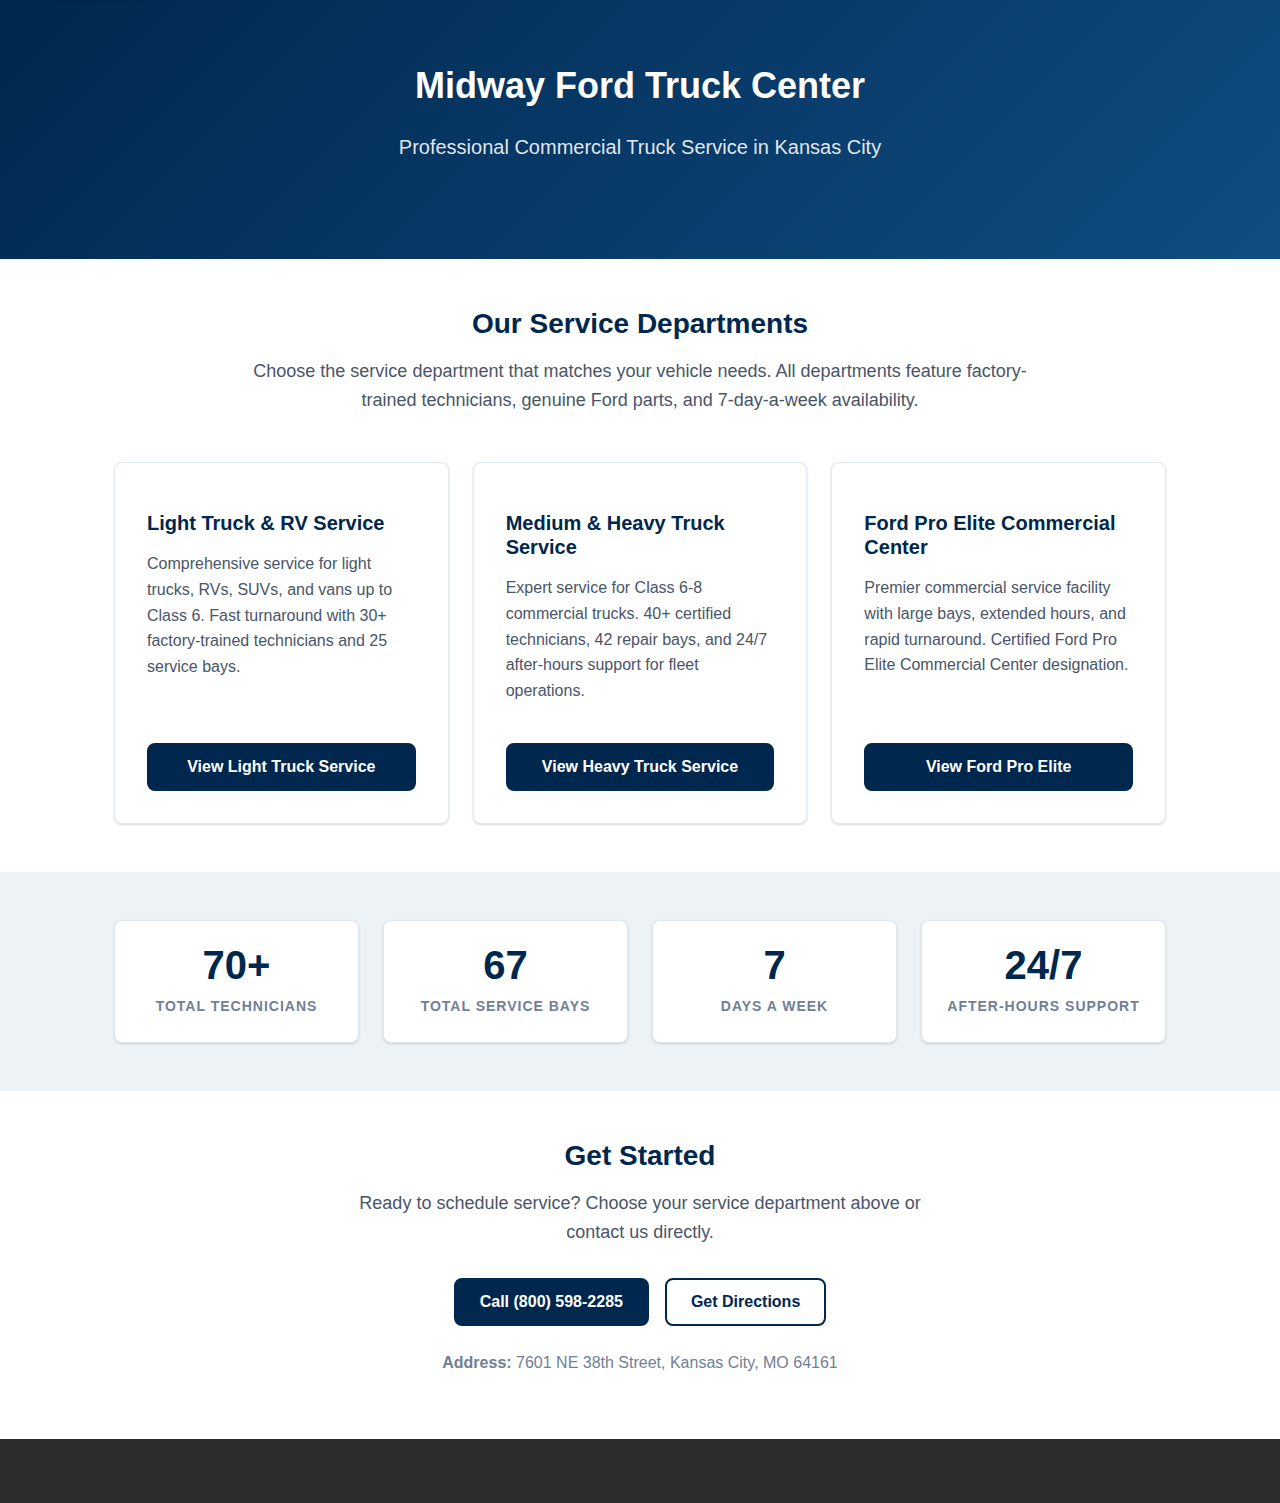
<file: index.html>
<!DOCTYPE html>
<html lang="en">
<head>
  <meta charset="UTF-8">
  <meta name="viewport" content="width=device-width, initial-scale=1.0">
  <title>Midway Ford Truck Center - Service Pages</title>
  <meta name="description" content="Professional truck service in Kansas City. Light truck, heavy truck, and Ford Pro Elite commercial service.">
  <link rel="stylesheet" href="assets/css/main.css">
</head>
<body>
  <a href="#main-content" class="skip-link">Skip to main content</a>
  <!-- Header - Insert from templates/header.html -->
  <!-- TODO: Replace this section with the actual header markup from midwayfordtruck.com -->
  <header id="site-header" class="site-header">
    <!-- Header content will be inserted here -->
    <!-- Copy the complete header markup from the live site homepage -->
  </header>

  <main id="main-content">
    <!-- Hero Section -->
    <section class="hero">
      <div class="page-container">
        <h1>Midway Ford Truck Center</h1>
        <p class="hero-subtitle">Professional Commercial Truck Service in Kansas City</p>
      </div>
    </section>

    <!-- Service Pages Navigation -->
    <section class="section section-light">
      <div class="page-container">
        <div class="text-center mb-xl">
          <h2>Our Service Departments</h2>
          <p class="section-intro" style="max-width: 800px; margin: 0 auto;">Choose the service department that matches your vehicle needs. All departments feature factory-trained technicians, genuine Ford parts, and 7-day-a-week availability.</p>
        </div>
        <div class="card-grid">
          <div class="card">
            <h3>Light Truck & RV Service</h3>
            <p>Comprehensive service for light trucks, RVs, SUVs, and vans up to Class 6. Fast turnaround with 30+ factory-trained technicians and 25 service bays.</p>
            <div style="margin-top: auto; padding-top: var(--spacing-md);">
              <a href="light-truck-service.html" class="btn btn-primary" style="width: 100%;">View Light Truck Service</a>
            </div>
          </div>
          <div class="card">
            <h3>Medium & Heavy Truck Service</h3>
            <p>Expert service for Class 6-8 commercial trucks. 40+ certified technicians, 42 repair bays, and 24/7 after-hours support for fleet operations.</p>
            <div style="margin-top: auto; padding-top: var(--spacing-md);">
              <a href="heavy-truck-service.html" class="btn btn-primary" style="width: 100%;">View Heavy Truck Service</a>
            </div>
          </div>
          <div class="card">
            <h3>Ford Pro Elite Commercial Center</h3>
            <p>Premier commercial service facility with large bays, extended hours, and rapid turnaround. Certified Ford Pro Elite Commercial Center designation.</p>
            <div style="margin-top: auto; padding-top: var(--spacing-md);">
              <a href="ford-pro-elite-commercial-center.html" class="btn btn-primary" style="width: 100%;">View Ford Pro Elite</a>
            </div>
          </div>
        </div>
      </div>
    </section>

    <!-- Quick Info -->
    <section class="section section-alt">
      <div class="page-container">
        <div class="stat-grid">
          <div class="stat-item">
            <span class="stat-number">70+</span>
            <span class="stat-label">Total Technicians</span>
          </div>
          <div class="stat-item">
            <span class="stat-number">67</span>
            <span class="stat-label">Total Service Bays</span>
          </div>
          <div class="stat-item">
            <span class="stat-number">7</span>
            <span class="stat-label">Days a Week</span>
          </div>
          <div class="stat-item">
            <span class="stat-number">24/7</span>
            <span class="stat-label">After-Hours Support</span>
          </div>
        </div>
      </div>
    </section>

    <!-- Contact -->
    <section class="section section-light">
      <div class="page-container text-center">
        <h2>Get Started</h2>
        <p class="section-intro" style="max-width: 600px; margin: 0 auto var(--spacing-lg);">Ready to schedule service? Choose your service department above or contact us directly.</p>
        <div class="btn-group">
          <a href="tel:+18005982285" class="btn btn-primary">Call (800) 598-2285</a>
          <a href="https://www.google.com/maps/search/?api=1&query=7601+NE+38th+Street+Kansas+City+MO+64161" target="_blank" rel="noopener" class="btn btn-secondary">Get Directions</a>
        </div>
        <p class="mt-md text-muted">
          <strong>Address:</strong> 7601 NE 38th Street, Kansas City, MO 64161
        </p>
      </div>
    </section>
  </main>

  <!-- Footer - Insert from templates/footer.html -->
  <!-- TODO: Replace this section with the actual footer markup from midwayfordtruck.com -->
  <footer id="site-footer" class="site-footer">
    <!-- Footer content will be inserted here -->
    <!-- Copy the complete footer markup from the live site homepage -->
  </footer>

  <script src="assets/js/main.js" defer></script>
</body>
</html>
</file>
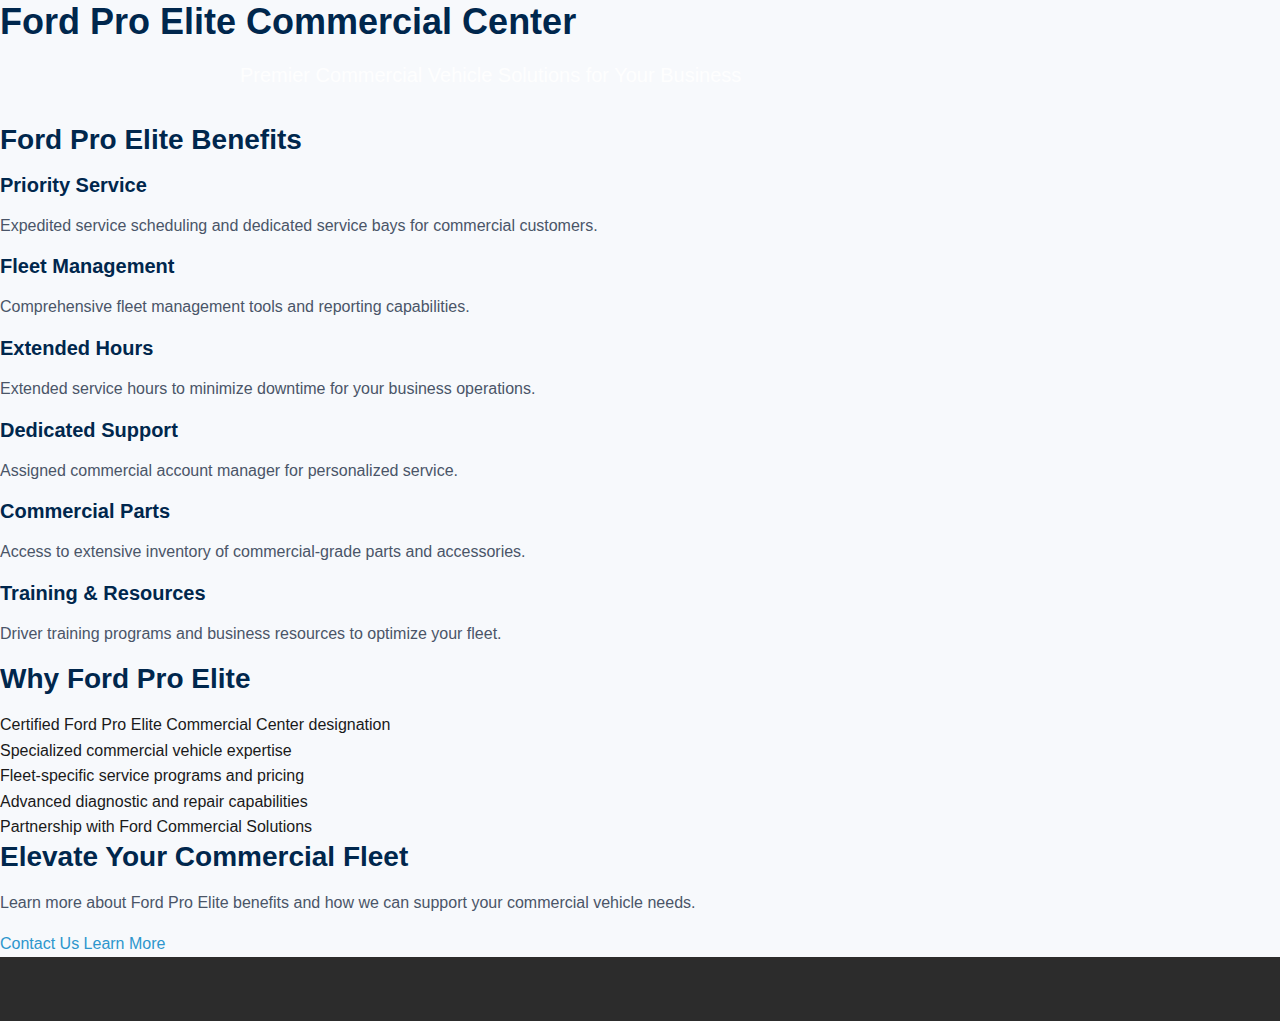
<file: ford-pro-elite-commercial-center.html>
<!DOCTYPE html>
<html lang="en">
<head>
  <meta charset="UTF-8">
  <meta name="viewport" content="width=device-width, initial-scale=1.0">
  <title>Ford Pro Elite Commercial Center | Midway Ford Truck Center</title>
  <meta name="description" content="Ford Pro Elite Commercial Center - Premier commercial vehicle services, fleet solutions, and expert support for your business.">
  <link rel="stylesheet" href="assets/css/main.css">
</head>
<body>
  <!-- Header - Insert from templates/header.html -->
  <!-- TODO: Replace this section with the actual header markup from midwayfordtruck.com -->
  <header id="site-header" class="site-header">
    <!-- Header content will be inserted here -->
    <!-- Copy the complete header markup from the live site homepage -->
  </header>

  <main>
    <!-- Hero Section -->
    <section class="hero-section">
      <div class="container">
        <h1>Ford Pro Elite Commercial Center</h1>
        <p class="hero-subtitle">Premier Commercial Vehicle Solutions for Your Business</p>
      </div>
    </section>

    <!-- Elite Benefits -->
    <section class="services-section">
      <div class="container">
        <h2>Ford Pro Elite Benefits</h2>
        <div class="services-grid">
          <div class="service-card">
            <h3>Priority Service</h3>
            <p>Expedited service scheduling and dedicated service bays for commercial customers.</p>
          </div>
          <div class="service-card">
            <h3>Fleet Management</h3>
            <p>Comprehensive fleet management tools and reporting capabilities.</p>
          </div>
          <div class="service-card">
            <h3>Extended Hours</h3>
            <p>Extended service hours to minimize downtime for your business operations.</p>
          </div>
          <div class="service-card">
            <h3>Dedicated Support</h3>
            <p>Assigned commercial account manager for personalized service.</p>
          </div>
          <div class="service-card">
            <h3>Commercial Parts</h3>
            <p>Access to extensive inventory of commercial-grade parts and accessories.</p>
          </div>
          <div class="service-card">
            <h3>Training & Resources</h3>
            <p>Driver training programs and business resources to optimize your fleet.</p>
          </div>
        </div>
      </div>
    </section>

    <!-- Elite Features -->
    <section class="features-section">
      <div class="container">
        <h2>Why Ford Pro Elite</h2>
        <ul class="features-list">
          <li>Certified Ford Pro Elite Commercial Center designation</li>
          <li>Specialized commercial vehicle expertise</li>
          <li>Fleet-specific service programs and pricing</li>
          <li>Advanced diagnostic and repair capabilities</li>
          <li>Partnership with Ford Commercial Solutions</li>
        </ul>
      </div>
    </section>

    <!-- Call to Action -->
    <section class="cta-section">
      <div class="container">
        <h2>Elevate Your Commercial Fleet</h2>
        <p>Learn more about Ford Pro Elite benefits and how we can support your commercial vehicle needs.</p>
        <a href="tel:+1234567890" class="cta-button">Contact Us</a>
        <a href="/contact" class="cta-button secondary">Learn More</a>
      </div>
    </section>
  </main>

  <!-- Footer - Insert from templates/footer.html -->
  <!-- TODO: Replace this section with the actual footer markup from midwayfordtruck.com -->
  <footer id="site-footer" class="site-footer">
    <!-- Footer content will be inserted here -->
    <!-- Copy the complete footer markup from the live site homepage -->
  </footer>

  <script src="assets/js/main.js" defer></script>
</body>
</html>
</file>
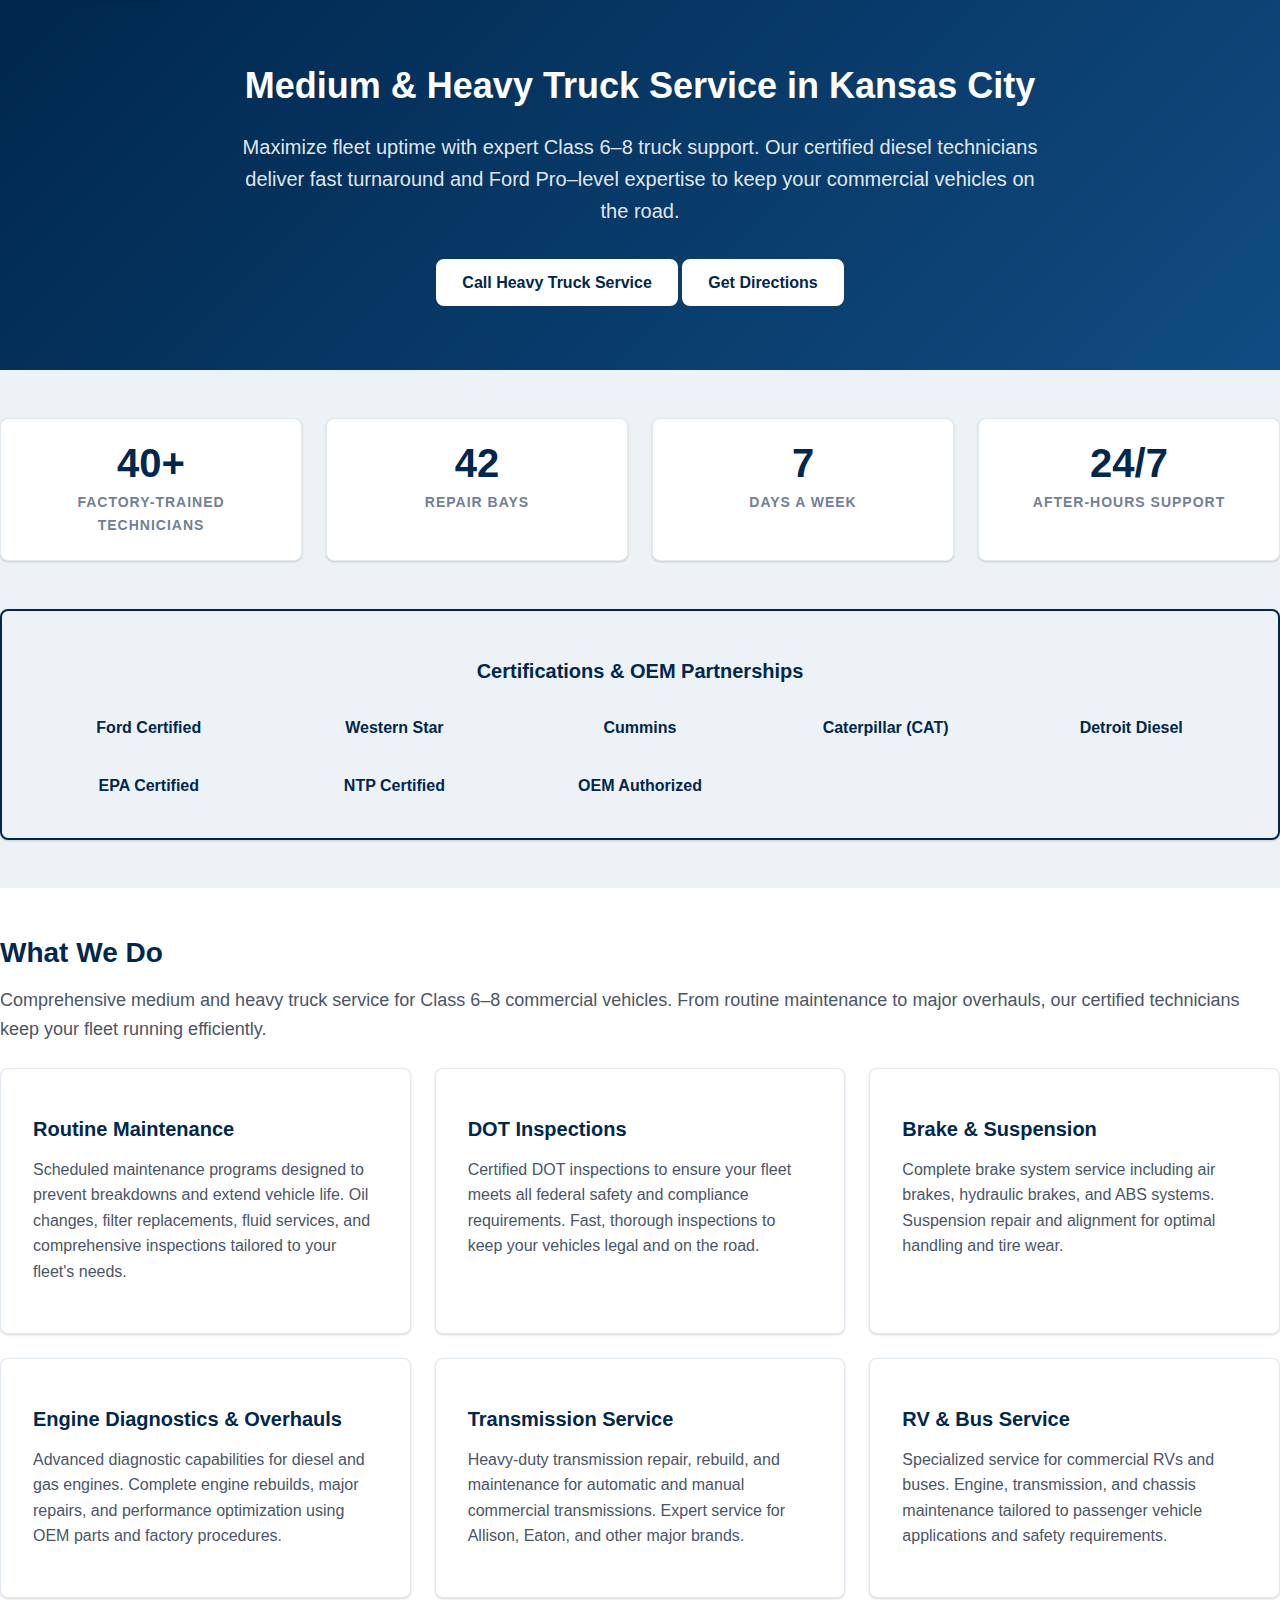
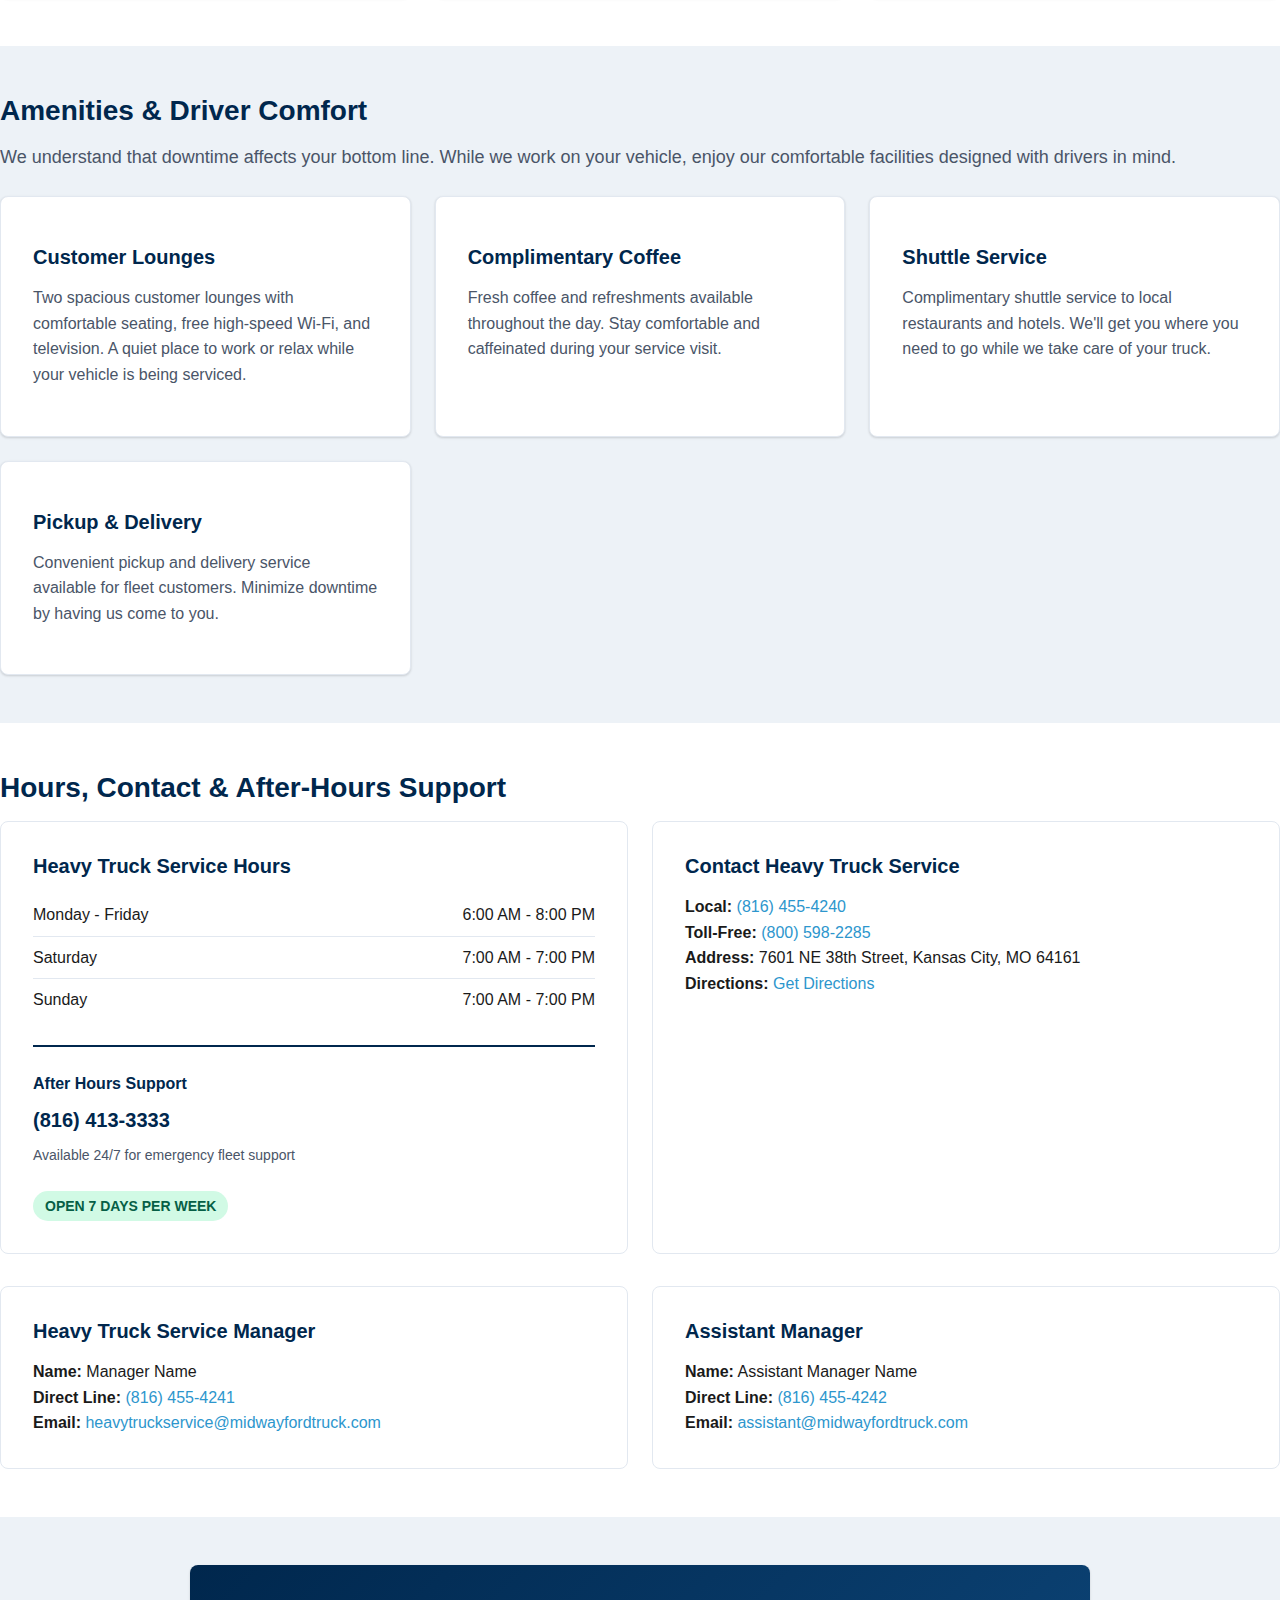
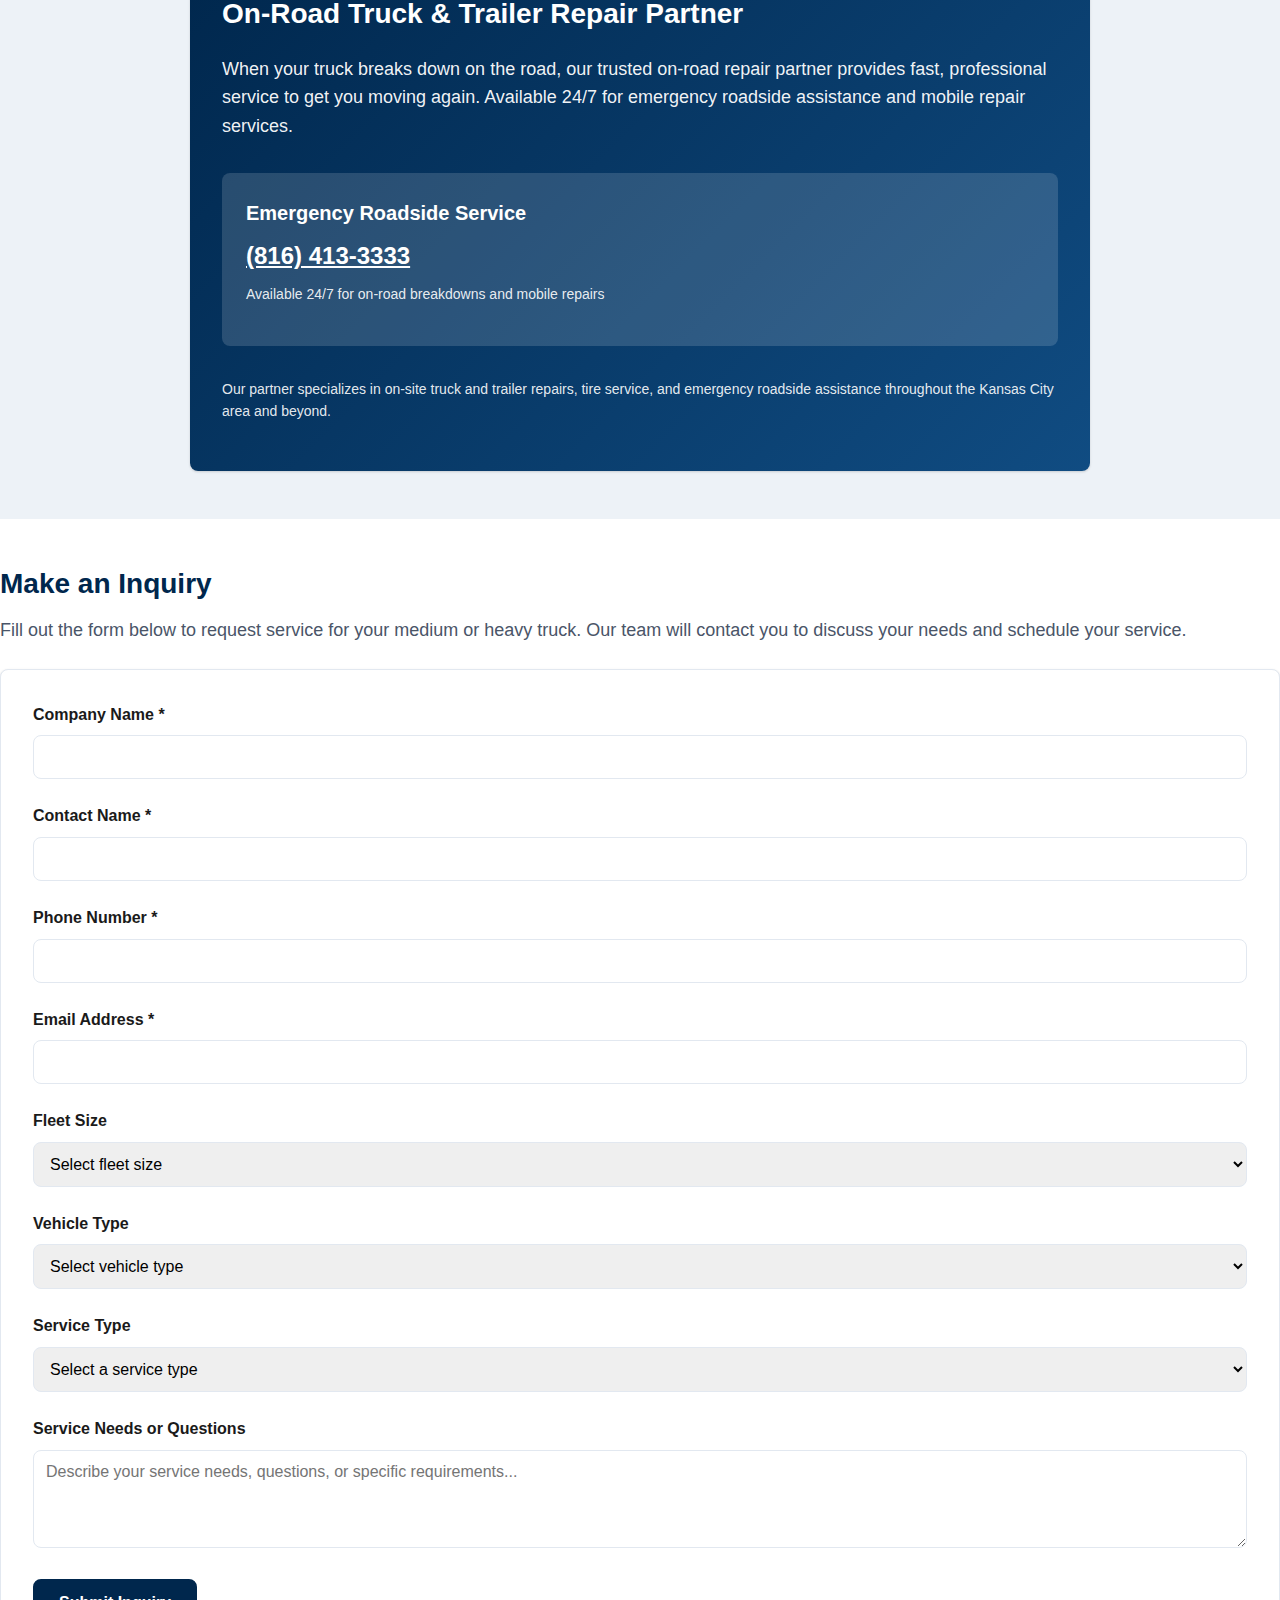
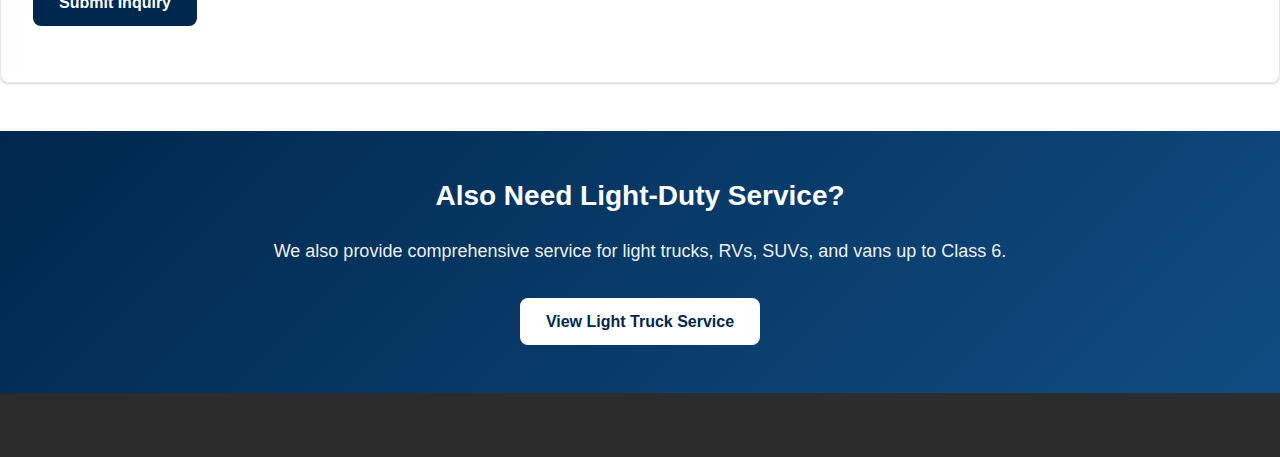
<file: heavy-truck-service.html>
<!DOCTYPE html>
<html lang="en">
<head>
  <meta charset="UTF-8">
  <meta name="viewport" content="width=device-width, initial-scale=1.0">
  <title>Medium & Heavy Truck Service in Kansas City | Midway Ford Truck Center</title>
  <meta name="description" content="Expert medium and heavy truck service in Kansas City. 40+ factory-trained technicians, 42 repair bays, open 7 days. Class 6-8 truck support, diesel expertise, fleet maintenance.">
  <link rel="stylesheet" href="assets/css/main.css">
</head>
<body>
  <a href="#main-content" class="skip-link">Skip to main content</a>
  <!-- Header - Insert from templates/header.html -->
  <!-- TODO: Replace this section with the actual header markup from midwayfordtruck.com -->
  <header id="site-header" class="site-header">
    <!-- Header content will be inserted here -->
    <!-- Copy the complete header markup from the live site homepage -->
  </header>

  <main id="main-content">
    <!-- Hero Section -->
    <section class="hero">
      <div class="container">
        <h1>Medium & Heavy Truck Service in Kansas City</h1>
        <p class="hero-subtitle">Maximize fleet uptime with expert Class 6–8 truck support. Our certified diesel technicians deliver fast turnaround and Ford Pro–level expertise to keep your commercial vehicles on the road.</p>
        <div class="hero-cta">
          <a href="tel:+18164554240" class="btn btn-white">Call Heavy Truck Service</a>
          <a href="https://www.google.com/maps/search/?api=1&query=7601+NE+38th+Street+Kansas+City+MO+64161" target="_blank" rel="noopener" class="btn btn-white">Get Directions</a>
        </div>
      </div>
    </section>

    <!-- Fleet-Focused Stats & Certifications -->
    <section class="section section-alt">
      <div class="container">
        <div class="stat-grid">
          <div class="stat-item">
            <div class="stat-number">40+</div>
            <div class="stat-label">Factory-Trained Technicians</div>
          </div>
          <div class="stat-item">
            <div class="stat-number">42</div>
            <div class="stat-label">Repair Bays</div>
          </div>
          <div class="stat-item">
            <div class="stat-number">7</div>
            <div class="stat-label">Days a Week</div>
          </div>
          <div class="stat-item">
            <div class="stat-number">24/7</div>
            <div class="stat-label">After-Hours Support</div>
          </div>
        </div>
        <div class="card" style="margin-top: var(--spacing-xl); background-color: var(--color-secondary-light); border: 2px solid var(--color-primary);">
          <h3 style="color: var(--color-primary); margin-bottom: var(--spacing-md); text-align: center;">Certifications & OEM Partnerships</h3>
          <div style="display: grid; grid-template-columns: repeat(auto-fit, minmax(200px, 1fr)); gap: var(--spacing-sm); text-align: center;">
            <div style="padding: var(--spacing-xs);">
              <strong style="color: var(--color-primary);">Ford Certified</strong>
            </div>
            <div style="padding: var(--spacing-xs);">
              <strong style="color: var(--color-primary);">Western Star</strong>
            </div>
            <div style="padding: var(--spacing-xs);">
              <strong style="color: var(--color-primary);">Cummins</strong>
            </div>
            <div style="padding: var(--spacing-xs);">
              <strong style="color: var(--color-primary);">Caterpillar (CAT)</strong>
            </div>
            <div style="padding: var(--spacing-xs);">
              <strong style="color: var(--color-primary);">Detroit Diesel</strong>
            </div>
            <div style="padding: var(--spacing-xs);">
              <strong style="color: var(--color-primary);">EPA Certified</strong>
            </div>
            <div style="padding: var(--spacing-xs);">
              <strong style="color: var(--color-primary);">NTP Certified</strong>
            </div>
            <div style="padding: var(--spacing-xs);">
              <strong style="color: var(--color-primary);">OEM Authorized</strong>
            </div>
          </div>
        </div>
      </div>
    </section>

    <!-- What We Do -->
    <section id="services" class="section section-light">
      <div class="container">
        <h2>What We Do</h2>
        <p class="section-intro">Comprehensive medium and heavy truck service for Class 6–8 commercial vehicles. From routine maintenance to major overhauls, our certified technicians keep your fleet running efficiently.</p>
        <div class="card-grid">
          <div class="card">
            <h3>Routine Maintenance</h3>
            <p>Scheduled maintenance programs designed to prevent breakdowns and extend vehicle life. Oil changes, filter replacements, fluid services, and comprehensive inspections tailored to your fleet's needs.</p>
          </div>
          <div class="card">
            <h3>DOT Inspections</h3>
            <p>Certified DOT inspections to ensure your fleet meets all federal safety and compliance requirements. Fast, thorough inspections to keep your vehicles legal and on the road.</p>
          </div>
          <div class="card">
            <h3>Brake & Suspension</h3>
            <p>Complete brake system service including air brakes, hydraulic brakes, and ABS systems. Suspension repair and alignment for optimal handling and tire wear.</p>
          </div>
          <div class="card">
            <h3>Engine Diagnostics & Overhauls</h3>
            <p>Advanced diagnostic capabilities for diesel and gas engines. Complete engine rebuilds, major repairs, and performance optimization using OEM parts and factory procedures.</p>
          </div>
          <div class="card">
            <h3>Transmission Service</h3>
            <p>Heavy-duty transmission repair, rebuild, and maintenance for automatic and manual commercial transmissions. Expert service for Allison, Eaton, and other major brands.</p>
          </div>
          <div class="card">
            <h3>RV & Bus Service</h3>
            <p>Specialized service for commercial RVs and buses. Engine, transmission, and chassis maintenance tailored to passenger vehicle applications and safety requirements.</p>
          </div>
        </div>
      </div>
    </section>

    <!-- Amenities & Driver Comfort -->
    <section class="section section-alt">
      <div class="container">
        <h2>Amenities & Driver Comfort</h2>
        <p class="section-intro">We understand that downtime affects your bottom line. While we work on your vehicle, enjoy our comfortable facilities designed with drivers in mind.</p>
        <div class="card-grid">
          <div class="card">
            <h3>Customer Lounges</h3>
            <p>Two spacious customer lounges with comfortable seating, free high-speed Wi-Fi, and television. A quiet place to work or relax while your vehicle is being serviced.</p>
          </div>
          <div class="card">
            <h3>Complimentary Coffee</h3>
            <p>Fresh coffee and refreshments available throughout the day. Stay comfortable and caffeinated during your service visit.</p>
          </div>
          <div class="card">
            <h3>Shuttle Service</h3>
            <p>Complimentary shuttle service to local restaurants and hotels. We'll get you where you need to go while we take care of your truck.</p>
          </div>
          <div class="card">
            <h3>Pickup & Delivery</h3>
            <p>Convenient pickup and delivery service available for fleet customers. Minimize downtime by having us come to you.</p>
          </div>
        </div>
      </div>
    </section>

    <!-- Hours, Contact & After-Hours -->
    <section class="section section-light">
      <div class="container">
        <h2>Hours, Contact & After-Hours Support</h2>
        <div class="contact-grid">
          <div class="contact-card">
            <h3>Heavy Truck Service Hours</h3>
            <div class="hours-grid">
              <div class="hours-row">
                <span class="hours-day">Monday - Friday</span>
                <span class="hours-time">6:00 AM - 8:00 PM</span>
              </div>
              <div class="hours-row">
                <span class="hours-day">Saturday</span>
                <span class="hours-time">7:00 AM - 7:00 PM</span>
              </div>
              <div class="hours-row">
                <span class="hours-day">Sunday</span>
                <span class="hours-time">7:00 AM - 7:00 PM</span>
              </div>
            </div>
            <div style="margin-top: var(--spacing-md); padding-top: var(--spacing-md); border-top: 2px solid var(--color-primary);">
              <div style="font-weight: 700; color: var(--color-primary); margin-bottom: var(--spacing-xs);">After Hours Support</div>
              <div style="font-size: 1.25rem; font-weight: 600;">
                <a href="tel:+18164133333" style="color: var(--color-primary);">(816) 413-3333</a>
              </div>
              <p style="color: var(--color-text-light); font-size: var(--font-size-small); margin-top: var(--spacing-xs);">Available 24/7 for emergency fleet support</p>
            </div>
            <div style="margin-top: var(--spacing-md);">
              <span class="pill pill-success">Open 7 Days Per Week</span>
            </div>
          </div>
          <div class="contact-card">
            <h3>Contact Heavy Truck Service</h3>
            <div class="contact-item">
              <strong>Local:</strong>
              <a href="tel:+18164554240">(816) 455-4240</a>
            </div>
            <div class="contact-item">
              <strong>Toll-Free:</strong>
              <a href="tel:+18005982285">(800) 598-2285</a>
            </div>
            <div class="contact-item">
              <strong>Address:</strong>
              <span>7601 NE 38th Street, Kansas City, MO 64161</span>
            </div>
            <div class="contact-item">
              <strong>Directions:</strong>
              <a href="https://www.google.com/maps/search/?api=1&query=7601+NE+38th+Street+Kansas+City+MO+64161" target="_blank" rel="noopener">Get Directions</a>
            </div>
          </div>
        </div>
        <div class="contact-grid" style="margin-top: var(--spacing-lg);">
          <div class="contact-card">
            <h3>Heavy Truck Service Manager</h3>
            <div class="contact-item">
              <strong>Name:</strong>
              <span>Manager Name</span>
            </div>
            <div class="contact-item">
              <strong>Direct Line:</strong>
              <a href="tel:+18164554241">(816) 455-4241</a>
            </div>
            <div class="contact-item">
              <strong>Email:</strong>
              <a href="mailto:heavytruckservice@midwayfordtruck.com">heavytruckservice@midwayfordtruck.com</a>
            </div>
          </div>
          <div class="contact-card">
            <h3>Assistant Manager</h3>
            <div class="contact-item">
              <strong>Name:</strong>
              <span>Assistant Manager Name</span>
            </div>
            <div class="contact-item">
              <strong>Direct Line:</strong>
              <a href="tel:+18164554242">(816) 455-4242</a>
            </div>
            <div class="contact-item">
              <strong>Email:</strong>
              <a href="mailto:assistant@midwayfordtruck.com">assistant@midwayfordtruck.com</a>
            </div>
          </div>
        </div>
      </div>
    </section>

    <!-- On-Road Partner -->
    <section class="section section-alt">
      <div class="container">
        <div class="card" style="background: linear-gradient(135deg, var(--color-primary) 0%, var(--color-primary-light) 100%); color: white; border: none; max-width: 900px; margin: 0 auto;">
          <h2 style="color: white; margin-bottom: var(--spacing-md);">On-Road Truck & Trailer Repair Partner</h2>
          <p style="color: rgba(255,255,255,0.95); margin-bottom: var(--spacing-lg); font-size: 1.125rem;">When your truck breaks down on the road, our trusted on-road repair partner provides fast, professional service to get you moving again. Available 24/7 for emergency roadside assistance and mobile repair services.</p>
          <div style="background: rgba(255,255,255,0.15); padding: var(--spacing-md); border-radius: var(--radius-md); margin-bottom: var(--spacing-lg);">
            <div style="font-size: 1.25rem; font-weight: 600; margin-bottom: var(--spacing-xs);">Emergency Roadside Service</div>
            <div style="font-size: 1.5rem; font-weight: 700;">
              <a href="tel:+18164133333" style="color: white; text-decoration: underline;">(816) 413-3333</a>
            </div>
            <p style="color: rgba(255,255,255,0.9); font-size: var(--font-size-small); margin-top: var(--spacing-xs);">Available 24/7 for on-road breakdowns and mobile repairs</p>
          </div>
          <p style="color: rgba(255,255,255,0.9); font-size: var(--font-size-small);">Our partner specializes in on-site truck and trailer repairs, tire service, and emergency roadside assistance throughout the Kansas City area and beyond.</p>
        </div>
      </div>
    </section>

    <!-- Service Inquiry Form -->
    <section class="section section-light">
      <div class="container">
        <h2>Make an Inquiry</h2>
        <p class="section-intro">Fill out the form below to request service for your medium or heavy truck. Our team will contact you to discuss your needs and schedule your service.</p>
        <form action="https://www.midwayfordtruck.com/heavy-truck-inquiry-handler.htm" method="post" class="service-form">
          <div class="form-group">
            <label for="company-name">Company Name <span class="required">*</span></label>
            <input type="text" id="company-name" name="companyName" required aria-required="true">
          </div>
          <div class="form-group">
            <label for="contact-name">Contact Name <span class="required">*</span></label>
            <input type="text" id="contact-name" name="contactName" required aria-required="true">
          </div>
          <div class="form-group">
            <label for="contact-phone">Phone Number <span class="required">*</span></label>
            <input type="tel" id="contact-phone" name="contactPhone" required aria-required="true">
          </div>
          <div class="form-group">
            <label for="contact-email">Email Address <span class="required">*</span></label>
            <input type="email" id="contact-email" name="contactEmail" required aria-required="true">
          </div>
          <div class="form-group">
            <label for="fleet-size">Fleet Size</label>
            <select id="fleet-size" name="fleetSize">
              <option value="">Select fleet size</option>
              <option value="1-5">1-5 vehicles</option>
              <option value="6-20">6-20 vehicles</option>
              <option value="21-50">21-50 vehicles</option>
              <option value="51-100">51-100 vehicles</option>
              <option value="100+">100+ vehicles</option>
            </select>
          </div>
          <div class="form-group">
            <label for="vehicle-type">Vehicle Type</label>
            <select id="vehicle-type" name="vehicleType">
              <option value="">Select vehicle type</option>
              <option value="class-6">Class 6 Truck</option>
              <option value="class-7">Class 7 Truck</option>
              <option value="class-8">Class 8 Truck</option>
              <option value="rv">RV</option>
              <option value="bus">Bus</option>
              <option value="mixed">Mixed Fleet</option>
            </select>
          </div>
          <div class="form-group">
            <label for="service-type">Service Type</label>
            <select id="service-type" name="serviceType">
              <option value="">Select a service type</option>
              <option value="maintenance">Routine Maintenance</option>
              <option value="dot-inspection">DOT Inspection</option>
              <option value="brake-suspension">Brake & Suspension</option>
              <option value="engine">Engine Diagnostics/Repair</option>
              <option value="transmission">Transmission Service</option>
              <option value="fleet-program">Fleet Maintenance Program</option>
              <option value="emergency">Emergency Service</option>
              <option value="other">Other</option>
            </select>
          </div>
          <div class="form-group">
            <label for="inquiry-notes">Service Needs or Questions</label>
            <textarea id="inquiry-notes" name="inquiryNotes" rows="4" placeholder="Describe your service needs, questions, or specific requirements..."></textarea>
          </div>
          <div class="form-group">
            <button type="submit" class="btn btn-primary">Submit Inquiry</button>
          </div>
        </form>
      </div>
    </section>

    <!-- Cross-link to Light Truck Service -->
    <section class="section" style="background: linear-gradient(135deg, var(--color-primary) 0%, var(--color-primary-light) 100%); color: white;">
      <div class="container text-center">
        <h2 style="color: white; margin-bottom: var(--spacing-md);">Also Need Light-Duty Service?</h2>
        <p style="color: rgba(255,255,255,0.95); margin-bottom: var(--spacing-lg); font-size: 1.125rem;">We also provide comprehensive service for light trucks, RVs, SUVs, and vans up to Class 6.</p>
        <div class="btn-group">
          <a href="light-truck-service.html" class="btn btn-white">View Light Truck Service</a>
        </div>
      </div>
    </section>
  </main>

  <!-- Footer - Insert from templates/footer.html -->
  <!-- TODO: Replace this section with the actual footer markup from midwayfordtruck.com -->
  <footer id="site-footer" class="site-footer">
    <!-- Footer content will be inserted here -->
    <!-- Copy the complete footer markup from the live site homepage -->
  </footer>

  <script src="assets/js/main.js" defer></script>
</body>
</html>
</file>
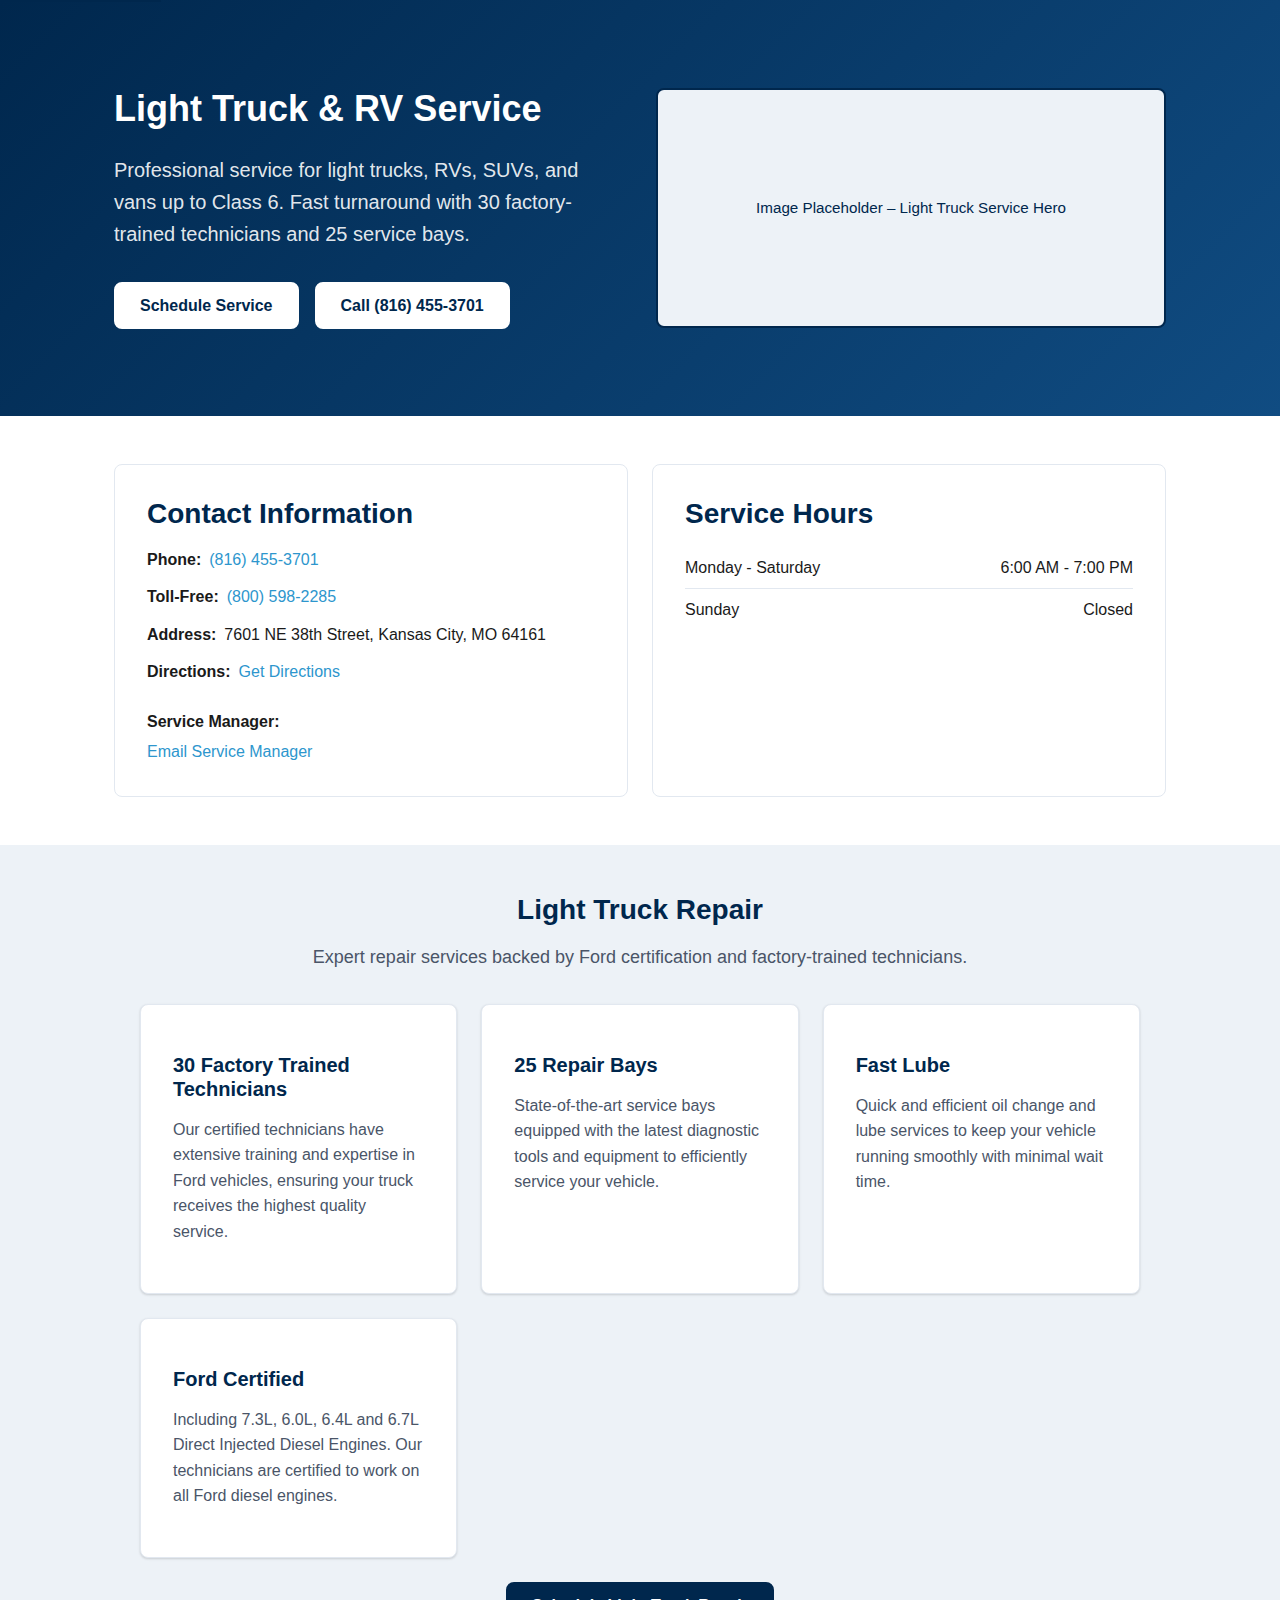
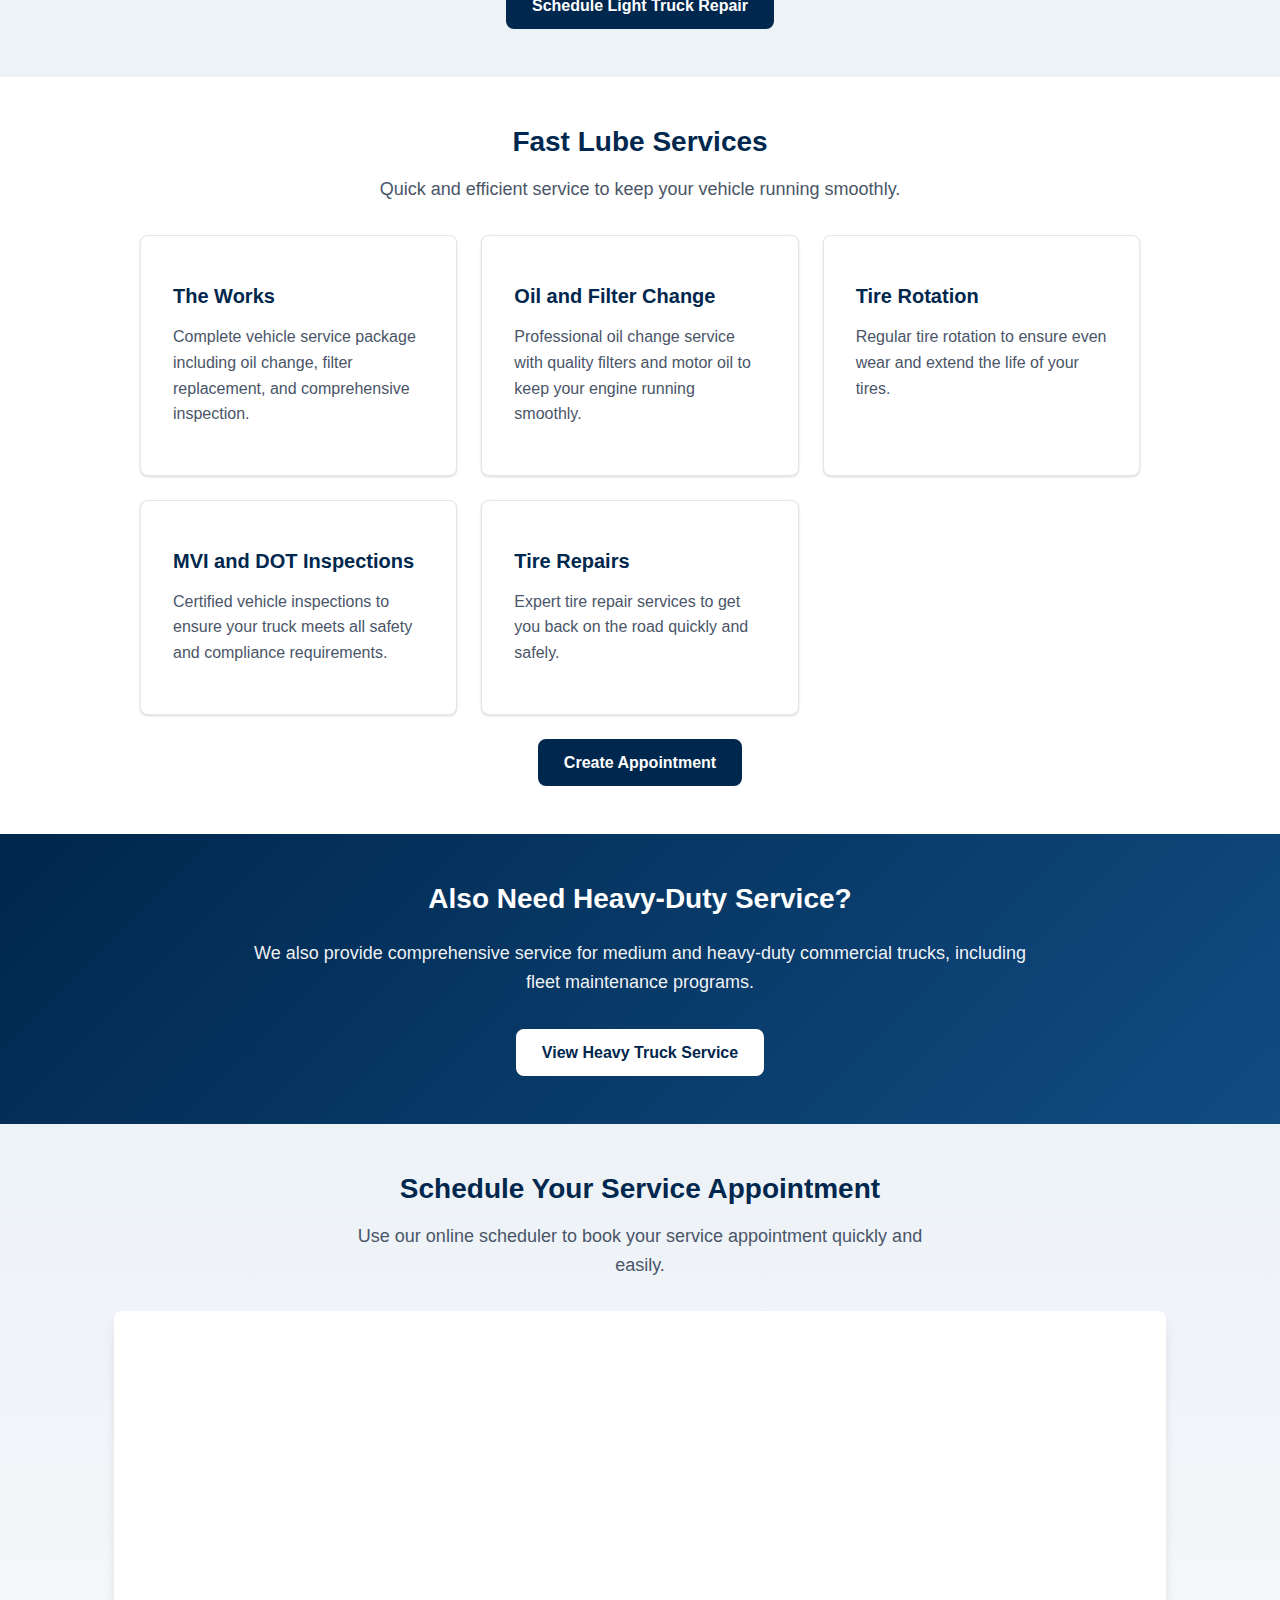
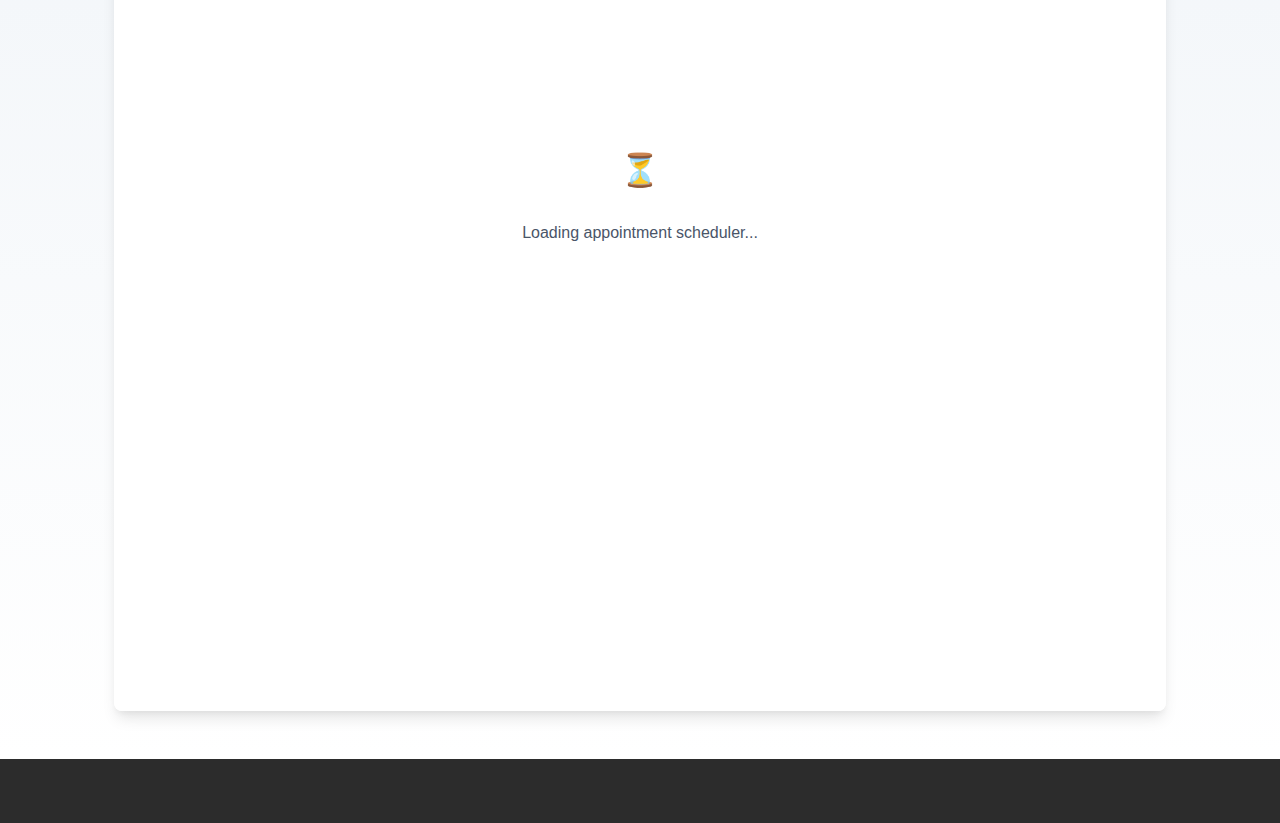
<file: light-truck-service.html>
<!DOCTYPE html>
<html lang="en">

<head>
  <meta charset="UTF-8">
  <meta name="viewport" content="width=device-width, initial-scale=1.0">
  <title>Light Truck & RV Service in Kansas City | Midway Ford Truck Center</title>
  <meta name="description"
    content="Professional light truck and RV service in Kansas City. 30 factory-trained technicians, 25 service bays, open 6 days a week. Fast turnaround, Ford Pro-level expertise.">
  <link rel="stylesheet" href="assets/css/main.css">
</head>

<body>
  <a href="#main-content" class="skip-link">Skip to main content</a>
  <!-- Header - Insert from templates/header.html -->
  <!-- TODO: Replace this section with the actual header markup from midwayfordtruck.com -->
  <header id="site-header" class="site-header">
    <!-- Header content will be inserted here -->
    <!-- Copy the complete header markup from the live site homepage -->
  </header>

  <main id="main-content">
    <!-- Hero Section -->
    <section class="hero">
      <div class="page-container">
        <div class="hero-grid">
          <div>
            <h1>Light Truck & RV Service</h1>
            <p class="hero-subtitle">Professional service for light trucks, RVs, SUVs, and vans up to Class 6. Fast turnaround with 30 factory-trained technicians and 25 service bays.</p>
            <div class="btn-group">
              <a href="#schedule-appointment" class="btn btn-white">Schedule Service</a>
              <a href="tel:+18164553701" class="btn btn-white">Call (816) 455-3701</a>
            </div>
          </div>
          <div>
            <div class="image-placeholder">
              Image Placeholder – Light Truck Service Hero
            </div>
          </div>
        </div>
      </div>
    </section>

    <!-- Contact & Hours Section -->
    <section class="section section-light">
      <div class="page-container">
        <div class="contact-grid">
          <div class="contact-card">
            <h2>Contact Information</h2>
            <div class="contact-item" style="display: flex; gap: 8px; margin-bottom: 12px;">
              <strong>Phone:</strong>
              <a href="tel:+18164553701">(816) 455-3701</a>
            </div>
            <div class="contact-item" style="display: flex; gap: 8px; margin-bottom: 12px;">
              <strong>Toll-Free:</strong>
              <a href="tel:+18005982285">(800) 598-2285</a>
            </div>
            <div class="contact-item" style="display: flex; gap: 8px; margin-bottom: 12px;">
              <strong>Address:</strong>
              <span>7601 NE 38th Street, Kansas City, MO 64161</span>
            </div>
            <div class="contact-item" style="display: flex; gap: 8px; margin-bottom: 12px;">
              <strong>Directions:</strong>
              <a href="https://www.google.com/maps/search/?api=1&query=7601+NE+38th+Street+Kansas+City+MO+64161" target="_blank"
                rel="noopener">Get Directions</a>
            </div>
            <div style="margin-top: var(--spacing-md);">
              <strong>Service Manager:</strong>
              <div style="margin-top: 4px;"><a href="mailto:lighttruckservice@midwayfordtruck.com">Email Service Manager</a></div>
            </div>
          </div>
          <div class="contact-card">
            <h2>Service Hours</h2>
            <div class="hours-row">
              <span>Monday - Saturday</span>
              <span>6:00 AM - 7:00 PM</span>
            </div>
            <div class="hours-row">
              <span>Sunday</span>
              <span>Closed</span>
            </div>
          </div>
        </div>
      </div>
    </section>

    <!-- Light Truck Repair Section -->
    <section class="section section-alt">
      <div class="page-container">
        <div class="text-center mb-lg">
          <h2>Light Truck Repair</h2>
          <p class="section-intro" style="max-width: 800px; margin: 0 auto;">Expert repair services backed by Ford certification and factory-trained technicians.</p>
        </div>
        <div class="card-grid" style="max-width: 1000px; margin: 0 auto;">
          <div class="card">
            <h3>30 Factory Trained Technicians</h3>
            <p>Our certified technicians have extensive training and expertise in Ford vehicles, ensuring your truck receives the highest quality service.</p>
          </div>
          <div class="card">
            <h3>25 Repair Bays</h3>
            <p>State-of-the-art service bays equipped with the latest diagnostic tools and equipment to efficiently service your vehicle.</p>
          </div>
          <div class="card">
            <h3>Fast Lube</h3>
            <p>Quick and efficient oil change and lube services to keep your vehicle running smoothly with minimal wait time.</p>
          </div>
          <div class="card">
            <h3>Ford Certified</h3>
            <p>Including 7.3L, 6.0L, 6.4L and 6.7L Direct Injected Diesel Engines. Our technicians are certified to work on all Ford diesel engines.</p>
          </div>
        </div>
        <div class="text-center mt-md">
          <a href="#schedule-appointment" class="btn btn-primary">Schedule Light Truck Repair</a>
        </div>
      </div>
    </section>

    <!-- Fast Lube Services Section -->
    <section class="section section-light">
      <div class="page-container">
        <div class="text-center mb-lg">
          <h2>Fast Lube Services</h2>
          <p class="section-intro" style="max-width: 800px; margin: 0 auto;">Quick and efficient service to keep your vehicle running smoothly.</p>
        </div>
        <div class="card-grid" style="max-width: 1000px; margin: 0 auto;">
          <div class="card">
            <h3>The Works</h3>
            <p>Complete vehicle service package including oil change, filter replacement, and comprehensive inspection.</p>
          </div>
          <div class="card">
            <h3>Oil and Filter Change</h3>
            <p>Professional oil change service with quality filters and motor oil to keep your engine running smoothly.</p>
          </div>
          <div class="card">
            <h3>Tire Rotation</h3>
            <p>Regular tire rotation to ensure even wear and extend the life of your tires.</p>
          </div>
          <div class="card">
            <h3>MVI and DOT Inspections</h3>
            <p>Certified vehicle inspections to ensure your truck meets all safety and compliance requirements.</p>
          </div>
          <div class="card">
            <h3>Tire Repairs</h3>
            <p>Expert tire repair services to get you back on the road quickly and safely.</p>
          </div>
        </div>
        <div class="text-center mt-md">
          <a href="#schedule-appointment" class="btn btn-primary">Create Appointment</a>
        </div>
      </div>
    </section>

    <!-- Cross-link to Heavy Truck Service -->
    <section class="section"
      style="background: linear-gradient(135deg, var(--color-primary) 0%, var(--color-primary-light) 100%); color: white;">
      <div class="page-container text-center">
        <h2 style="color: white; margin-bottom: var(--spacing-md);">Also Need Heavy-Duty Service?</h2>
        <p
          style="color: rgba(255,255,255,0.95); margin-bottom: var(--spacing-lg); font-size: 1.125rem; max-width: 800px; margin-left: auto; margin-right: auto;">
          We also provide comprehensive service for medium and heavy-duty commercial trucks, including fleet maintenance programs.</p>
        <div class="btn-group">
          <a href="heavy-truck-service.html" class="btn btn-white">View Heavy Truck Service</a>
        </div>
      </div>
    </section>

    <!-- Schedule Appointment Section -->
    <section id="schedule-appointment" class="section section-light">
      <div class="page-container">
        <div class="text-center mb-lg">
          <h2>Schedule Your Service Appointment</h2>
          <p class="section-intro" style="max-width: 600px; margin: 0 auto;">Use our online scheduler to book your service appointment quickly and easily.</p>
        </div>
        
        <!-- Embedded Scheduler Container -->
        <div id="scheduler-container" style="max-width: 100%; margin: 0 auto; border-radius: var(--radius-md); overflow: hidden; box-shadow: var(--shadow-lg); background: var(--color-bg-white); min-height: 800px; position: relative;">
          <!-- Loading State -->
          <div id="scheduler-loading" class="text-center" style="padding: var(--spacing-2xl);">
            <div style="font-size: 2rem; margin-bottom: var(--spacing-md);">⏳</div>
            <p style="color: var(--color-text-light); margin-bottom: var(--spacing-lg);">Loading appointment scheduler...</p>
          </div>
          
          <!-- Iframe for Scheduler -->
          <iframe 
            id="scheduler-iframe"
            src="https://www.midwayfordtruck.com/workstiming.htm" 
            width="100%" 
            height="1000" 
            frameborder="0" 
            scrolling="yes"
            allow="fullscreen"
            allowfullscreen
            style="display: none; min-height: 800px; border: none; width: 100%;"
            title="Schedule Service Appointment"
            onload="handleSchedulerLoad()"
            onerror="handleSchedulerError()">
          </iframe>
          
          <!-- Fallback if iframe fails -->
          <div id="scheduler-fallback" style="display: none; padding: var(--spacing-2xl); text-align: center;">
            <div style="font-size: 3rem; margin-bottom: var(--spacing-md);">📅</div>
            <h3 style="font-size: 1.5rem; margin-bottom: var(--spacing-md); color: var(--color-primary);">Schedule Your Appointment</h3>
            <p style="font-size: 1.125rem; margin-bottom: var(--spacing-xl); color: var(--color-text-light); max-width: 600px; margin-left: auto; margin-right: auto;">
              Click the button below to access our online appointment scheduler.
            </p>
            <div class="btn-group" style="justify-content: center; margin-top: var(--spacing-lg);">
              <a href="https://www.midwayfordtruck.com/workstiming.htm" target="_blank" rel="noopener" class="btn btn-primary" style="font-size: 1.25rem; padding: 1rem 2.5rem; min-width: 280px;">
                Open Appointment Scheduler →
              </a>
            </div>
            <div style="margin-top: var(--spacing-lg); padding-top: var(--spacing-lg); border-top: 1px solid var(--color-border);">
              <p style="color: var(--color-text-muted); margin-bottom: var(--spacing-sm);">
                <strong>Prefer to schedule by phone?</strong>
              </p>
              <a href="tel:+18164553701" class="btn btn-secondary" style="margin-top: var(--spacing-sm);">
                Call (816) 455-3701
              </a>
            </div>
          </div>
        </div>
      </div>
    </section>
  </main>

  <!-- Footer - Insert from templates/footer.html -->
  <!-- TODO: Replace this section with the actual footer markup from midwayfordtruck.com -->
  <footer id="site-footer" class="site-footer">
    <!-- Footer content will be inserted here -->
    <!-- Copy the complete footer markup from the live site homepage -->
  </footer>

  <script src="assets/js/main.js" defer></script>
</body>

</html>
</file>
<file: assets/css/main.css>
/* 
  Midway Ford Truck Center - Design System
  Ford Pro-inspired, modern commercial truck service design
  Mobile-first, accessible, responsive
*/

/* ============================================
   CSS CUSTOM PROPERTIES (DESIGN TOKENS)
   ============================================ */

:root {
  /* Colors - Ford Pro Inspired */
  --color-primary: #00274D;
  /* Dark Navy - Ford Pro Primary */
  --color-primary-dark: #001a33;
  /* Darker Navy for hover */
  --color-primary-light: #104c82;
  /* Lighter Blue for gradients/accents */
  --color-accent: #2D96CD;
  /* Ford Blue Accent */

  /* Neutrals */
  --color-bg: #f7f9fc;
  /* Light cool gray background */
  --color-bg-white: #ffffff;
  /* Pure white */
  --color-bg-alt: #edf2f7;
  /* Alternating section background */
  --color-text: #1a1a1a;
  /* Dark text */
  --color-text-light: #4a5568;
  /* Secondary text */
  --color-text-muted: #718096;
  /* Muted text */
  --color-border: #e2e8f0;
  /* Light border */
  --color-border-hover: #cbd5e0;
  /* Border on hover */

  /* Status Colors */
  --color-success: #107c10;
  --color-warning: #d83b01;
  --color-error: #a80000;

  /* Typography */
  --font-family: 'Inter', -apple-system, BlinkMacSystemFont, "Segoe UI", Roboto, "Helvetica Neue", Arial, sans-serif;
  --font-size-base: 1rem;
  --line-height-base: 1.6;
  --line-height-tight: 1.2;

  /* Font Sizes */
  --font-size-h1: 2.25rem;
  /* 36px */
  --font-size-h2: 1.75rem;
  /* 28px */
  --font-size-h3: 1.25rem;
  /* 20px */
  --font-size-h4: 1.125rem;
  /* 18px */
  --font-size-body: 1rem;
  /* 16px */
  --font-size-small: 0.875rem;
  /* 14px */

  /* Spacing */
  --spacing-xs: 0.5rem;
  /* 8px */
  --spacing-sm: 1rem;
  /* 16px */
  --spacing-md: 1.5rem;
  /* 24px */
  --spacing-lg: 2rem;
  /* 32px */
  --spacing-xl: 3rem;
  /* 48px */
  --spacing-2xl: 4rem;
  /* 64px */

  /* Layout */
  --container-max-width: 1100px;
  --container-padding: 1.5rem;

  /* Border Radius */
  --radius-sm: 4px;
  --radius-md: 8px;
  --radius-lg: 12px;
  --radius-full: 9999px;

  /* Shadows */
  --shadow-sm: 0 1px 3px rgba(0, 0, 0, 0.1), 0 1px 2px rgba(0, 0, 0, 0.06);
  --shadow-md: 0 4px 6px -1px rgba(0, 0, 0, 0.1), 0 2px 4px -1px rgba(0, 0, 0, 0.06);
  --shadow-lg: 0 10px 15px -3px rgba(0, 0, 0, 0.1), 0 4px 6px -2px rgba(0, 0, 0, 0.05);

  /* Transitions */
  --transition-base: 200ms ease-in-out;
}

/* ============================================
   RESET & BASE STYLES
   ============================================ */

*,
*::before,
*::after {
  margin: 0;
  padding: 0;
  box-sizing: border-box;
}

html {
  font-size: 16px;
  scroll-behavior: smooth;
}

body {
  font-family: var(--font-family);
  font-size: var(--font-size-body);
  line-height: var(--line-height-base);
  color: var(--color-text);
  background-color: var(--color-bg);
  -webkit-font-smoothing: antialiased;
}

/* ============================================
   TYPOGRAPHY
   ============================================ */

h1,
h2,
h3,
h4,
h5,
h6 {
  font-weight: 700;
  line-height: var(--line-height-tight);
  color: var(--color-primary);
  margin-bottom: var(--spacing-sm);
}

h1 {
  font-size: var(--font-size-h1);
}

h2 {
  font-size: var(--font-size-h2);
}

h3 {
  font-size: var(--font-size-h3);
}

h4 {
  font-size: var(--font-size-h4);
}

p {
  margin-bottom: var(--spacing-sm);
  color: var(--color-text-light);
}

a {
  color: var(--color-accent);
  text-decoration: none;
  transition: color var(--transition-base);
}

a:hover {
  color: var(--color-primary);
}

/* ============================================
   LAYOUT UTILITIES
   ============================================ */

.page-container {
  width: 100%;
  max-width: var(--container-max-width);
  margin: 0 auto;
  padding: 0 var(--container-padding);
}

.section {
  padding: var(--spacing-xl) 0;
}

.section-alt {
  background-color: var(--color-bg-alt);
}

.section-light {
  background-color: var(--color-bg-white);
}

.text-center {
  text-align: center;
}

.mb-md {
  margin-bottom: var(--spacing-md);
}

.mb-lg {
  margin-bottom: var(--spacing-lg);
}

/* ============================================
   HEADER & FOOTER (PRESERVED)
   ============================================ */
/* Minimal overrides to ensure they don't break, but keeping original structure */
#site-header,
.site-header {
  background-color: var(--color-bg-white);
  box-shadow: var(--shadow-sm);
  position: relative;
  z-index: 1000;
}

#site-footer,
.site-footer {
  background-color: #2c2c2c;
  color: #fff;
  padding: 2rem 1rem;
}

/* ============================================
   COMPONENTS
   ============================================ */

/* --- Buttons --- */
.btn {
  display: inline-flex;
  align-items: center;
  justify-content: center;
  padding: 0.75rem 1.5rem;
  font-weight: 600;
  border-radius: var(--radius-md);
  transition: all var(--transition-base);
  cursor: pointer;
  border: 2px solid transparent;
  font-size: var(--font-size-body);
  line-height: 1.2;
}

.btn-primary {
  background-color: var(--color-primary);
  color: var(--color-bg-white);
  border-color: var(--color-primary);
}

.btn-primary:hover {
  background-color: var(--color-primary-dark);
  border-color: var(--color-primary-dark);
  color: var(--color-bg-white);
  transform: translateY(-1px);
  box-shadow: var(--shadow-md);
}

.btn-secondary {
  background-color: transparent;
  color: var(--color-primary);
  border-color: var(--color-primary);
}

.btn-secondary:hover {
  background-color: var(--color-primary);
  color: var(--color-bg-white);
  transform: translateY(-1px);
  box-shadow: var(--shadow-md);
}

.btn-white {
  background-color: var(--color-bg-white);
  color: var(--color-primary);
  border-color: var(--color-bg-white);
}

.btn-white:hover {
  background-color: var(--color-bg-alt);
  transform: translateY(-1px);
  box-shadow: var(--shadow-md);
}

.btn-group {
  display: flex;
  gap: var(--spacing-sm);
  flex-wrap: wrap;
  justify-content: center;
  margin-top: var(--spacing-md);
}

/* --- Cards --- */
.card {
  background-color: var(--color-bg-white);
  border-radius: var(--radius-md);
  padding: var(--spacing-lg);
  box-shadow: var(--shadow-sm);
  border: 1px solid var(--color-border);
  transition: transform var(--transition-base), box-shadow var(--transition-base);
  height: 100%;
  display: flex;
  flex-direction: column;
}

.card:hover {
  transform: translateY(-4px);
  box-shadow: var(--shadow-md);
  border-color: var(--color-border-hover);
}

.card h3 {
  margin-top: var(--spacing-sm);
  font-size: var(--font-size-h3);
}

.card-image {
  width: 100%;
  height: 200px;
  object-fit: cover;
  border-radius: var(--radius-sm);
  background-color: var(--color-bg-alt);
  margin-bottom: var(--spacing-sm);
}

.card-grid {
  display: grid;
  grid-template-columns: 1fr;
  gap: var(--spacing-md);
}

@media (min-width: 768px) {
  .card-grid {
    grid-template-columns: repeat(2, 1fr);
  }
}

@media (min-width: 1024px) {
  .card-grid {
    grid-template-columns: repeat(3, 1fr);
  }
}

/* --- Stats Grid --- */
.stat-grid {
  display: grid;
  grid-template-columns: 1fr;
  gap: var(--spacing-md);
}

@media (min-width: 640px) {
  .stat-grid {
    grid-template-columns: repeat(2, 1fr);
  }
}

@media (min-width: 1024px) {
  .stat-grid {
    grid-template-columns: repeat(4, 1fr);
  }
}

.stat-item {
  background-color: var(--color-bg-white);
  padding: var(--spacing-md);
  border-radius: var(--radius-md);
  text-align: center;
  box-shadow: var(--shadow-sm);
  border: 1px solid var(--color-border);
}

.stat-number {
  display: block;
  font-size: 2.5rem;
  font-weight: 800;
  color: var(--color-primary);
  line-height: 1;
  margin-bottom: var(--spacing-xs);
}

.stat-label {
  font-size: var(--font-size-small);
  text-transform: uppercase;
  letter-spacing: 1px;
  color: var(--color-text-muted);
  font-weight: 600;
}

/* --- Hero --- */
.hero {
  background: linear-gradient(135deg, var(--color-primary) 0%, var(--color-primary-light) 100%);
  color: var(--color-bg-white);
  padding: var(--spacing-2xl) 0;
  text-align: center;
}

.hero h1 {
  color: var(--color-bg-white);
  margin-bottom: var(--spacing-md);
}

.hero-subtitle {
  font-size: 1.25rem;
  color: rgba(255, 255, 255, 0.9);
  max-width: 800px;
  margin: 0 auto var(--spacing-lg);
}

.hero-grid {
  display: grid;
  grid-template-columns: 1fr;
  gap: var(--spacing-lg);
  align-items: center;
  text-align: left;
}

@media (min-width: 768px) {
  .hero-grid {
    grid-template-columns: 1fr 1fr;
  }
}

.hero-grid .hero-subtitle {
  margin-left: 0;
  margin-right: 0;
}

.hero-grid .btn-group {
  justify-content: flex-start;
}

/* --- Forms --- */
.service-form {
  background-color: var(--color-bg-white);
  padding: var(--spacing-lg);
  border-radius: var(--radius-md);
  box-shadow: var(--shadow-sm);
  border: 1px solid var(--color-border);
}

.form-group {
  margin-bottom: var(--spacing-md);
}

.form-group label {
  display: block;
  font-weight: 600;
  margin-bottom: var(--spacing-xs);
  color: var(--color-text);
}

.form-group input,
.form-group select,
.form-group textarea {
  width: 100%;
  padding: 0.75rem;
  border: 1px solid var(--color-border);
  border-radius: var(--radius-md);
  font-family: inherit;
  font-size: var(--font-size-body);
  transition: border-color var(--transition-base);
}

.form-group input:focus,
.form-group select:focus,
.form-group textarea:focus {
  outline: none;
  border-color: var(--color-primary);
  box-shadow: 0 0 0 3px rgba(0, 39, 77, 0.1);
}

/* --- Contact/Hours --- */
.contact-grid {
  display: grid;
  gap: var(--spacing-md);
}

@media (min-width: 768px) {
  .contact-grid {
    grid-template-columns: 1fr 1fr;
  }
}

.contact-card {
  background-color: var(--color-bg-white);
  padding: var(--spacing-lg);
  border-radius: var(--radius-md);
  border: 1px solid var(--color-border);
}

.hours-row {
  display: flex;
  justify-content: space-between;
  padding: 0.5rem 0;
  border-bottom: 1px solid var(--color-border);
}

.hours-row:last-child {
  border-bottom: none;
}

/* --- Utilities --- */
.pill {
  display: inline-block;
  padding: 0.25rem 0.75rem;
  border-radius: var(--radius-full);
  font-size: var(--font-size-small);
  font-weight: 600;
  text-transform: uppercase;
}

.pill-success {
  background-color: #d1fae5;
  color: #065f46;
}

.sr-only {
  position: absolute;
  width: 1px;
  height: 1px;
  padding: 0;
  margin: -1px;
  overflow: hidden;
  clip: rect(0, 0, 0, 0);
  border: 0;
}

.skip-link {
  position: absolute;
  top: -40px;
  left: 0;
  background: var(--color-primary);
  color: white;
  padding: 8px;
  z-index: 100;
}

.skip-link:focus {
  top: 0;
}

.pill-white {
  background-color: rgba(255, 255, 255, 0.2);
  color: var(--color-bg-white);
}

.mt-md {
  margin-top: var(--spacing-md);
}

.text-muted {
  color: var(--color-text-muted);
}

.mb-xl {
  margin-bottom: var(--spacing-xl);
}

.section-intro {
  font-size: 1.125rem;
  color: var(--color-text-light);
  margin-bottom: var(--spacing-md);
}

/* Image Placeholders */
.image-placeholder {
  border: 2px solid var(--color-primary);
  border-radius: var(--radius-md);
  min-height: 240px;
  background: var(--color-bg-alt);
  color: var(--color-primary);
  display: flex;
  align-items: center;
  justify-content: center;
  text-align: center;
  font-size: 0.95rem;
  font-weight: 500;
  margin: var(--spacing-md) 0;
  width: 100%;
}

/* Badge Grid */
.badge-grid {
  display: flex;
  flex-wrap: wrap;
  gap: var(--spacing-sm);
  justify-content: center;
  margin-top: var(--spacing-md);
}

.badge {
  background-color: var(--color-bg-white);
  border: 1px solid var(--color-border);
  border-radius: var(--radius-sm);
  padding: 0.5rem 1rem;
  font-weight: 600;
  color: var(--color-primary);
  box-shadow: var(--shadow-sm);
  font-size: 0.9rem;
}

/* ============================================
   RESPONSIVE IMPROVEMENTS
   ============================================ */

/* Mobile improvements */
@media (max-width: 767px) {
  .page-container {
    padding: 0 var(--spacing-sm);
  }

  .section {
    padding: var(--spacing-lg) 0;
  }

  .hero {
    padding: var(--spacing-xl) 0;
  }

  .hero h1 {
    font-size: 1.75rem;
  }

  .hero-subtitle {
    font-size: 1.125rem;
  }

  .btn-group {
    flex-direction: column;
    width: 100%;
  }

  .btn-group .btn {
    width: 100%;
  }

  .contact-item {
    flex-direction: column;
    gap: 4px !important;
  }

  .hours-row {
    flex-direction: column;
    gap: 4px;
  }
}

/* Ensure text doesn't stretch too wide on large screens */
@media (min-width: 1440px) {
  .page-container {
    max-width: 1200px;
  }
}

/* Schedule Appointment Section */
#schedule-appointment {
  background: linear-gradient(to bottom, var(--color-bg-alt) 0%, var(--color-bg-white) 100%);
}

#scheduler-container {
  position: relative;
  background: var(--color-bg-white);
}

#scheduler-loading {
  position: absolute;
  top: 0;
  left: 0;
  right: 0;
  bottom: 0;
  background: var(--color-bg-white);
  z-index: 1;
  display: flex;
  flex-direction: column;
  align-items: center;
  justify-content: center;
}

#scheduler-iframe {
  position: relative;
  z-index: 2;
}

@media (max-width: 767px) {
  #schedule-appointment .page-container > div > div {
    padding: var(--spacing-lg) !important;
  }
  
  #schedule-appointment h3 {
    font-size: 1.25rem !important;
  }
  
  #schedule-appointment .btn-group .btn {
    min-width: 100% !important;
    font-size: 1.125rem !important;
  }
  
  #scheduler-container {
    min-height: 600px;
  }
  
  #scheduler-iframe {
    min-height: 600px !important;
    height: 600px !important;
  }
}
</file>
